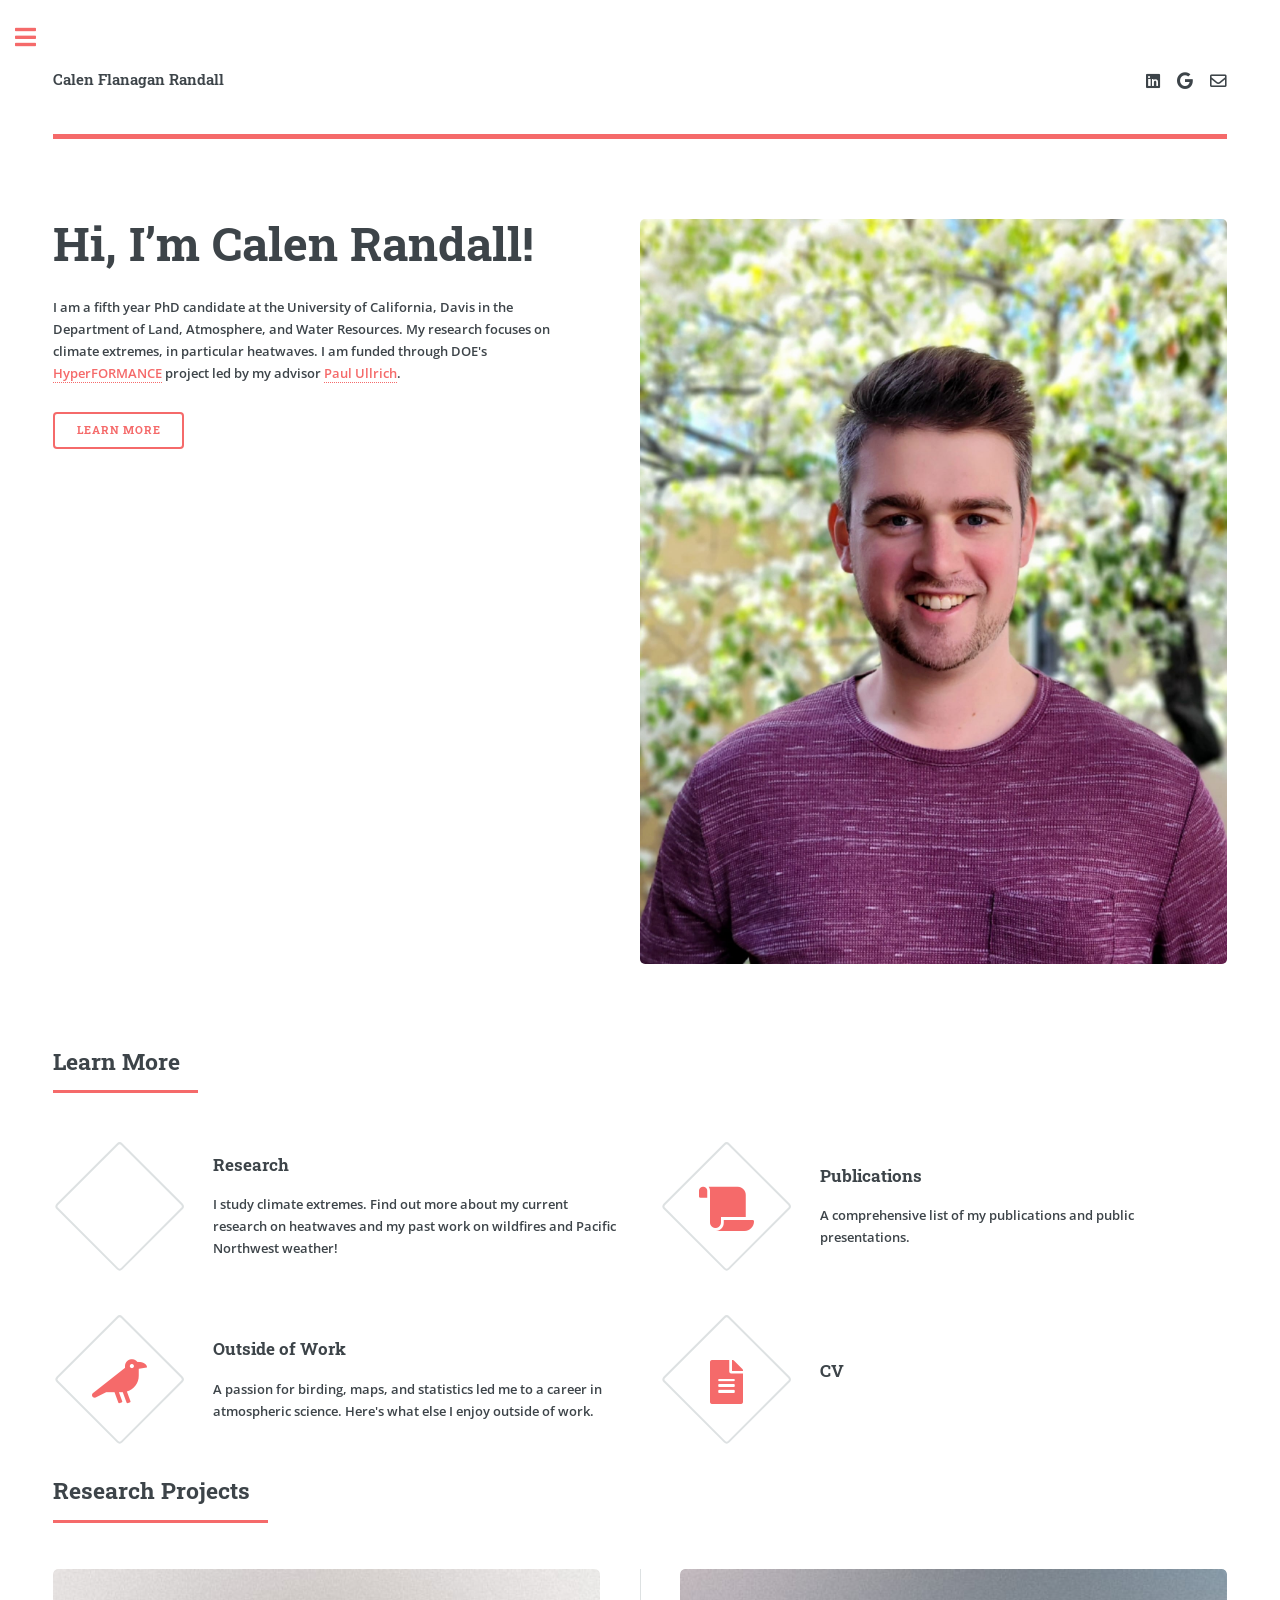
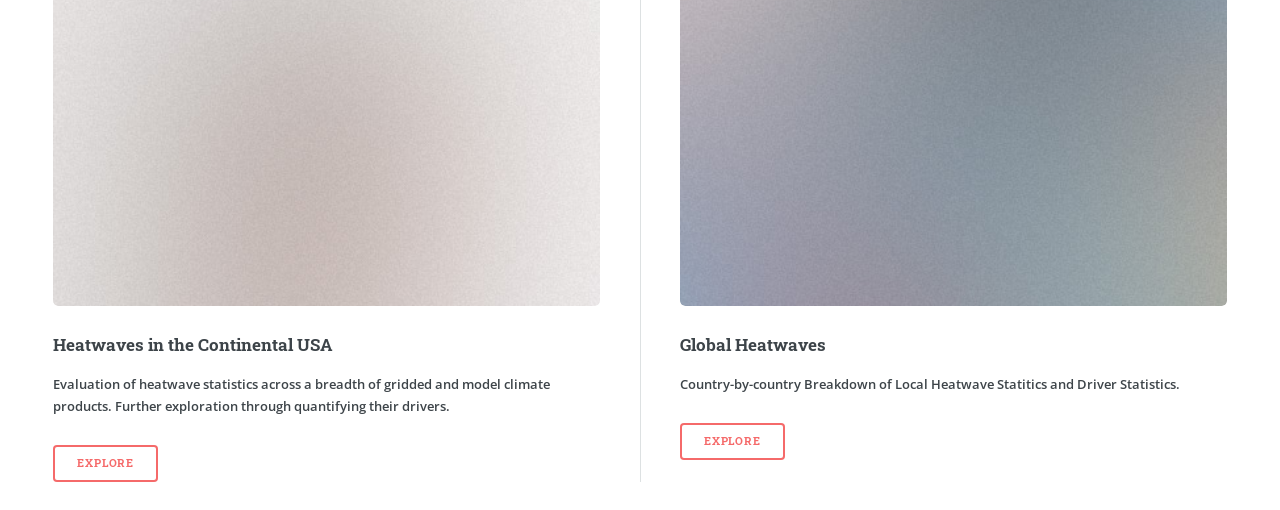
<file: index.html>
<!DOCTYPE HTML>
<!--
	Calen Flanagan Randall
-->
<html>
	<head>
		<title>Calen Flanagan Randall</title>
		<meta charset="utf-8" />
		<meta name="viewport" content="width=device-width, initial-scale=1, user-scalable=no" />
		<link rel="stylesheet" href="assets/css/main.css" />
	</head>
	<body class="is-preload">

		<!-- Wrapper -->
			<div id="wrapper">

				<!-- Main -->
					<div id="main">
						<div class="inner">

							<!-- Header -->
								<header id="header">
									<a href="index.html" class="logo"><strong>Calen Flanagan Randall</a>
										<ul class="icons">
										  <!-- LinkedIn -->
										  <li>
										    <a href="https://www.linkedin.com/in/calen-randall-4a6a5a121/" class="icon brands fa-linkedin" target="_blank">
										      <span class="label">LinkedIn</span>
										    </a>
										  </li>
										
										  <!-- Google Scholar -->
										  <li>
										    <a href="https://scholar.google.com/citations?user=Tl04K30AAAAJ&hl=en&oi=ao" class="icon brands fa-google" target="_blank">
										      <span class="label">Google Scholar</span>
										    </a>
										  </li>
										
										  <!-- Gmail -->
										  <li>
										    <a href="mailto:cfrandall@ucdavis.edu" class="icon fa-envelope" target="_blank">
										      <span class="label">Email</span>
										    </a>
										  </li>
										</ul>
								</header>

							<!-- Banner -->
								<section id="banner">
									<div class="content">
										<header>
											<h1>Hi, I’m Calen Randall!<br />

										</header>
										<p>
										  I am a fifth year PhD candidate at the University of California, Davis in the Department of Land, Atmosphere, and Water Resources. My research focuses on climate extremes, in particular heatwaves. I am funded through DOE's 
										  <a href="https://hyperfacets.ucdavis.edu" target="_blank">HyperFORMANCE</a> project led by my advisor
											<a href="https://climate.ucdavis.edu" target="_blank">Paul Ullrich</a>.
										</p>
										<ul class="actions">
											<li><a href="#" class="button big">Learn More</a></li>
										</ul>
									</div>
									<span class="image object">
										<img src="images/c9d5d6b9-859e-4ee4-bd89-5c98ac299bd4.jpg" alt="Head Shot" width="200" />
									</span>
								</section>

							<!-- Section -->
								<section>
									<header class="major">
										<h2>Learn More</h2>
									</header>
									<div class="features">
										<article>
											<span class="icon fa-thermometer-full"></span>
											<div class="content">
												<h3>Research</h3>
												<p>I study climate extremes. Find out more about my current research on heatwaves and my past work on wildfires and Pacific Northwest weather!</p>
											</div>
										</article>
										<article>
											<span class="icon solid fa-scroll"></span>
											<div class="content">
												<h3>Publications</h3>
												<p>A comprehensive list of my publications and public presentations.</p>
											</div>
										</article>
										<article>
											<span class="icon solid fa-crow"></span>
											<div class="content">
												<h3>Outside of Work</h3>
												<p>A passion for birding, maps, and statistics led me to a career in atmospheric science. Here's what else I enjoy outside of work.</p>
											</div>
										</article>
										<article>
											<span class="icon solid fa-file-alt"></span>
											<div class="content">
												<h3>CV</h3>
												<p></p>
											</div>
										</article>
									</div>
								</section>

							<!-- Section -->
								<section>
									<header class="major">
										<h2>Research Projects</h2>
									</header>
									<div class="posts">
										<article>
											<a href="#" class="image"><img src="images/pic01.jpg" alt="" /></a>
											<h3>Heatwaves in the Continental USA</h3>
											<p>Evaluation of heatwave statistics across a breadth of gridded and model climate products. Further exploration through quantifying their drivers.</p>
											<ul class="actions">
												<li><a href="#" class="button">Explore</a></li>
											</ul>
										</article>
										<article>
											<a href="#" class="image"><img src="images/pic02.jpg" alt="" /></a>
											<h3>Global Heatwaves</h3>
											<p>Country-by-country Breakdown of Local Heatwave Statitics and Driver Statistics.</p>
											<ul class="actions">
												<li><a href="#" class="button">Explore</a></li>
											</ul>
										</article>
									</div>
								</section>

						</div>
					</div>

				<!-- Sidebar -->
					<div id="sidebar">
						<div class="inner">

							<!-- Search -->
								<section id="search" class="alt">
									<form method="post" action="#">
										<input type="text" name="query" id="query" placeholder="Search" />
									</form>
								</section>

							<!-- Menu -->
								<nav id="menu">
									<header class="major">
										<h2>Menu</h2>
									</header>
									<ul>
										<li><a href="index.html">Home</a></li>
										<li><a href="generic.html">About Me</a></li>
										<li><a href="#">Research</a></li>
										<li><a href="elements.html">Publications</a></li>
										<li><a href="#">CV</a></li>
										<li>
											<span class="opener">Explore My Projects</span>
											<ul>
												<li><a href="#">Heatwaves</a></li>
												<li><a href="#">PNW Wildfires</a></li>
											</ul>
										</li>
										<li><a href="#">Outside of Work</a></li>
									</ul>
								</nav>

							<!-- Section -->
								<section>
									<header class="major">
										<h2>Get in touch</h2>
									</header>
									<ul class="contact">
										<li class="icon solid fa-envelope"><a href="#">cfrandall@ucdavis.edu</a></li>
									</ul>
								</section>

							<!-- Footer -->
								<footer id="footer">
									<p class="copyright">&copy; Untitled. All rights reserved. Demo Images: <a href="https://unsplash.com">Unsplash</a>. Design: <a href="https://html5up.net">HTML5 UP</a>.</p>
								</footer>

						</div>
					</div>

			</div>

		<!-- Scripts -->
			<script src="assets/js/jquery.min.js"></script>
			<script src="assets/js/browser.min.js"></script>
			<script src="assets/js/breakpoints.min.js"></script>
			<script src="assets/js/util.js"></script>
			<script src="assets/js/main.js"></script>

	</body>

</html>
</file>
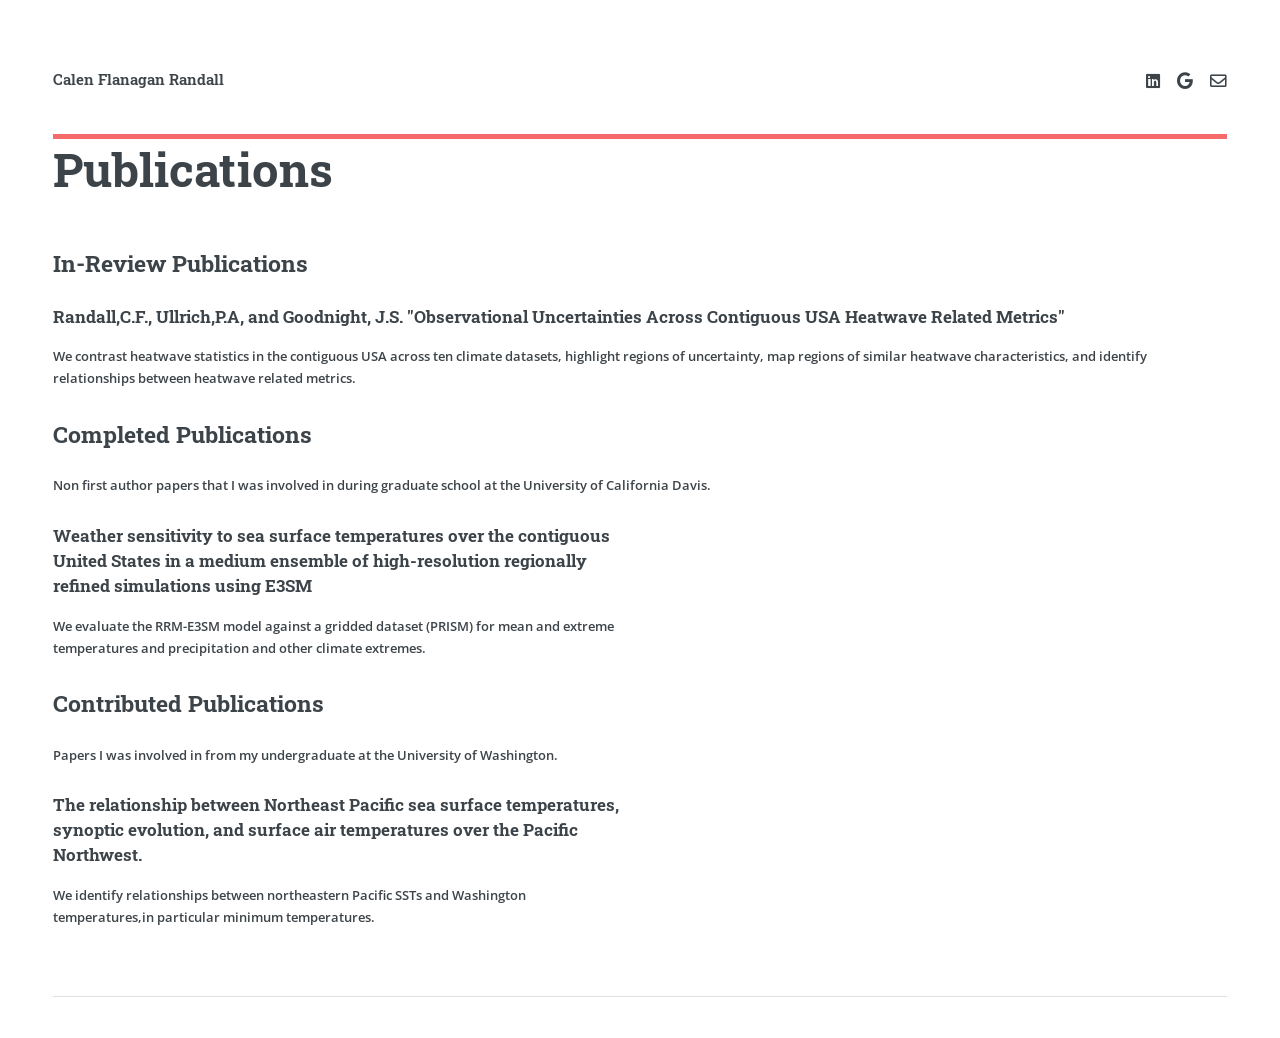
<file: elements.html>
<!DOCTYPE HTML>
<!--
	Editorial by HTML5 UP
	html5up.net | @ajlkn
	Free for personal and commercial use under the CCA 3.0 license (html5up.net/license)
-->
<html>
	<head>
		<title>Publications and Presentations</title>
		<meta charset="utf-8" />
		<meta name="viewport" content="width=device-width, initial-scale=1, user-scalable=no" />
		<link rel="stylesheet" href="assets/css/main.css" />
	</head>
	<body class="is-preload">

		<!-- Wrapper -->
			<div id="wrapper">
				<!-- Sidebar -->
					<div id="sidebar">
						<div class="inner">

							<!-- Search -->
								<section id="search" class="alt">
									<form method="post" action="#">
										<input type="text" name="query" id="query" placeholder="Search" />
									</form>
								</section>

							<!-- Menu -->
								<nav id="menu">
									<header class="major">
										<h2>Menu</h2>
									</header>
									<ul>
										<li><a href="index.html">Home</a></li>
										<li><a href="generic.html">About Me</a></li>
										<li><a href="#">Research</a></li>
										<li><a href="elements.html">Publications</a></li>
										<li><a href="#">CV</a></li>
										<li>
											<span class="opener">Explore My Projects</span>
											<ul>
												<li><a href="#">Heatwaves</a></li>
												<li><a href="#">PNW Wildfires</a></li>
											</ul>
										</li>
										<li><a href="#">Outside of Work</a></li>
									</ul>
								</nav>
							
							<!-- Section -->
								<section>
									<header class="major">
										<h2>Get in touch</h2>
									</header>
									<ul class="contact">
										<li class="icon solid fa-envelope"><a href="#">cfrandall@ucdavis.edu</a></li>
									</ul>
								</section>

							<!-- Footer -->
								<footer id="footer">
									<p class="copyright">&copy; Untitled. All rights reserved. Demo Images: <a href="https://unsplash.com">Unsplash</a>. Design: <a href="https://html5up.net">HTML5 UP</a>.</p>
								</footer>

						</div>
					</div>
				
				<!-- Main -->
					<div id="main">
						<div class="inner">

							<!-- Header -->
								<header id="header">
									<a href="index.html" class="logo"><strong>Calen Flanagan Randall</a>
										<ul class="icons">
										  <!-- LinkedIn -->
										  <li>
										    <a href="https://www.linkedin.com/in/calen-randall-4a6a5a121/" class="icon brands fa-linkedin" target="_blank">
										      <span class="label">LinkedIn</span>
										    </a>
										  </li>
										
										  <!-- Google Scholar -->
										  <li>
										    <a href="https://scholar.google.com/citations?user=Tl04K30AAAAJ&hl=en&oi=ao" class="icon brands fa-google" target="_blank">
										      <span class="label">Google Scholar</span>
										    </a>
										  </li>
										
										  <!-- Gmail -->
										  <li>
										    <a href="mailto:cfrandall@ucdavis.edu" class="icon fa-envelope" target="_blank">
										      <span class="label">Email</span>
										    </a>
										  </li>
										</ul>
								</header>

							<!-- Content -->
								<section>
									<header class="main">
										<h1>Publications</h1>
									</header>

									<!-- Content -->
										<h2 id="content">In-Review Publications</h2>
										<div class="row">
											<div class="col-12 col-12-small">
												<h3>Randall,C.F., Ullrich,P.A, and Goodnight, J.S. "Observational Uncertainties Across Contiguous USA Heatwave Related Metrics"</h3>
												<p>We contrast heatwave statistics in the contiguous USA across ten climate datasets, highlight regions of uncertainty, map regions of similar heatwave characteristics, and identify relationships between heatwave related metrics.</p>
											</div>
										</div>

									<!-- Content -->
										<h2 id="content">Completed Publications</h2>
										<p>Non first author papers that I was involved in during graduate school at the University of California Davis.</p>
										<div class="row">
											<div class="col-6 col-12-small">
												<h3>Weather sensitivity to sea surface temperatures over the contiguous United States in a medium ensemble of high-resolution regionally refined simulations using E3SM</h3>
												<p>We evaluate the RRM-E3SM model against a gridded dataset (PRISM) for mean and extreme temperatures and precipitation and other climate extremes.</p>
											</div>
										</div>

									<!-- Content -->
										<h2 id="content">Contributed Publications</h2>
										<p>Papers I was involved in from my undergraduate at the University of Washington.</p>
										<div class="row">
											<div class="col-6 col-12-small">
												<h3>The relationship between Northeast Pacific sea surface temperatures, synoptic evolution, and surface air temperatures over the Pacific Northwest.</h3>
												<p>We identify relationships between northeastern Pacific SSTs and Washington temperatures,in particular minimum temperatures.</p>
											</div>
										</div>
									
									<hr class="major" />



				
	</body>
</html>
</file>
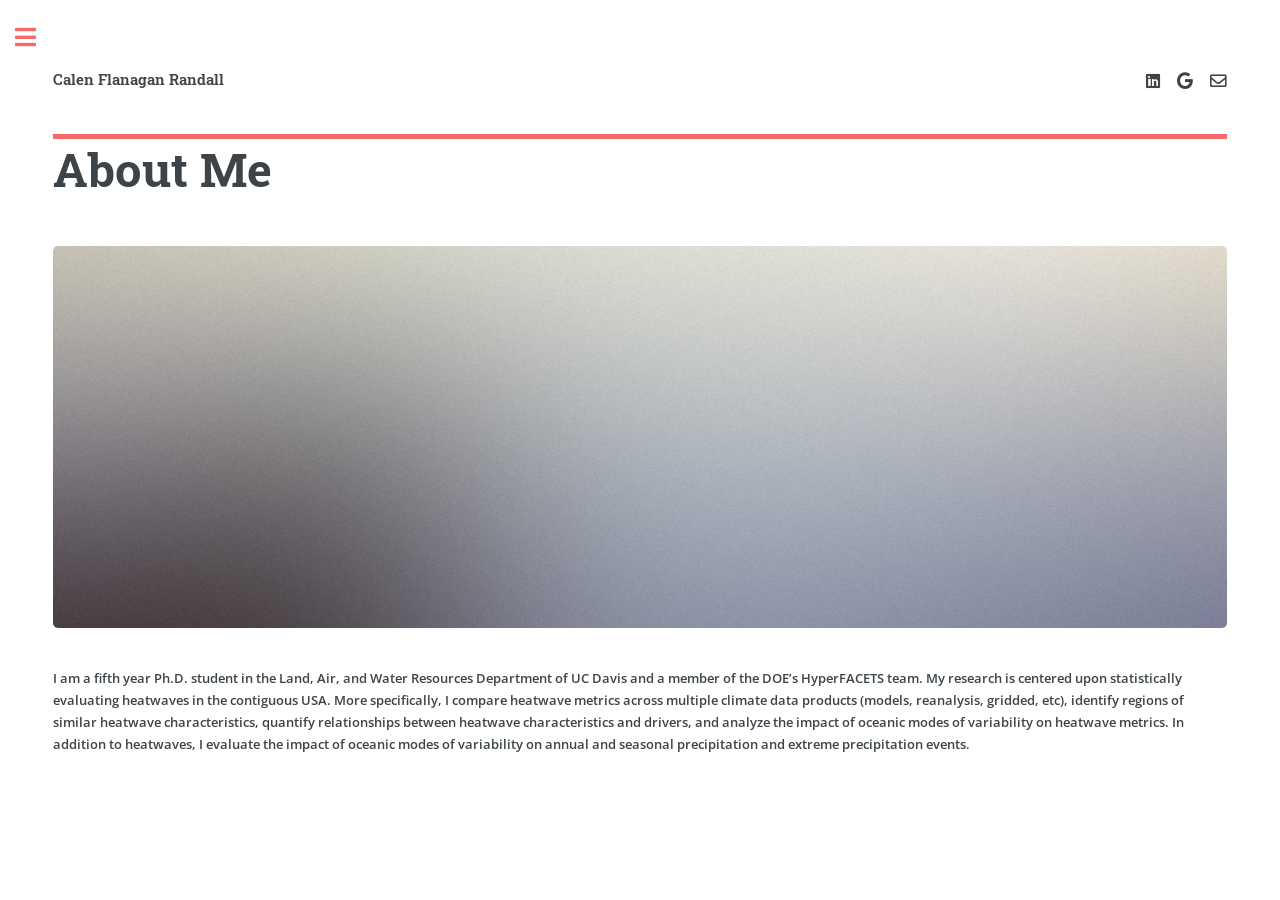
<file: generic.html>
<!DOCTYPE HTML>
<!--
	Editorial by HTML5 UP
	html5up.net | @ajlkn
	Free for personal and commercial use under the CCA 3.0 license (html5up.net/license)
-->
<html>
	<head>
		<title>Generic - Editorial by HTML5 UP</title>
		<meta charset="utf-8" />
		<meta name="viewport" content="width=device-width, initial-scale=1, user-scalable=no" />
		<link rel="stylesheet" href="assets/css/main.css" />
	</head>
	<body class="is-preload">

		<!-- Wrapper -->
			<div id="wrapper">

				<!-- Main -->
					<div id="main">
						<div class="inner">

							<!-- Header -->
								<header id="header">
									<a href="index.html" class="logo"><strong>Calen Flanagan Randall</a>
										<ul class="icons">
										  <!-- LinkedIn -->
										  <li>
										    <a href="https://www.linkedin.com/in/calen-randall-4a6a5a121/" class="icon brands fa-linkedin" target="_blank">
										      <span class="label">LinkedIn</span>
										    </a>
										  </li>
										
										  <!-- Google Scholar -->
										  <li>
										    <a href="https://scholar.google.com/citations?user=Tl04K30AAAAJ&hl=en&oi=ao" class="icon brands fa-google" target="_blank">
										      <span class="label">Google Scholar</span>
										    </a>
										  </li>
										
										  <!-- Gmail -->
										  <li>
										    <a href="mailto:cfrandall@ucdavis.edu" class="icon fa-envelope" target="_blank">
										      <span class="label">Email</span>
										    </a>
										  </li>
										</ul>
								</header>

							<!-- Content -->
								<section>
									<header class="main">
										<h1>About Me</h1>
									</header>

									<span class="image main"><img src="images/pic11.jpg" alt="" /></span>

									<p>I am a fifth year Ph.D. student in the Land, Air, and Water Resources Department of UC Davis and a member of the DOE’s HyperFACETS team. My research is centered upon statistically evaluating heatwaves in the contiguous USA. More specifically, I compare heatwave metrics across multiple climate data products (models, reanalysis, gridded, etc), identify regions of similar heatwave characteristics, quantify relationships between heatwave characteristics and drivers, and analyze the impact of oceanic modes of variability on heatwave metrics. In addition to heatwaves, I evaluate the impact of oceanic modes of variability on annual and seasonal precipitation and extreme precipitation events.</p>
									<p></p>
									<p></p>

								</section>

						</div>
					</div>

				<!-- Sidebar -->
					<div id="sidebar">
						<div class="inner">

							<!-- Search -->
								<section id="search" class="alt">
									<form method="post" action="#">
										<input type="text" name="query" id="query" placeholder="Search" />
									</form>
								</section>

							<!-- Menu -->
								<nav id="menu">
									<header class="major">
										<h2>Menu</h2>
									</header>
									<ul>
										<li><a href="index.html">Home</a></li>
										<li><a href="generic.html">About Me</a></li>
										<li><a href="#">Research</a></li>
										<li><a href="elements.html">Publications</a></li>
										<li><a href="#">CV</a></li>
										<li>
											<span class="opener">Explore My Projects</span>
											<ul>
												<li><a href="#">Heatwaves</a></li>
												<li><a href="#">PNW Wildfires</a></li>
											</ul>
										</li>
										<li><a href="#">Outside of Work</a></li>
									</ul>
								</nav>

							<!-- Section -->
								<section>
									</header>
									<div class="mini-posts">
		
							<!-- Section -->
								<section>
									<header class="major">
										<h2>Get in touch</h2>
									</header>
									<ul class="contact">
										<li class="icon solid fa-envelope"><a href="#">cfrandall@ucdavis.edu</a></li>
									</ul>
								</section>

							<!-- Footer -->
								<footer id="footer">
									<p class="copyright">&copy; Untitled. All rights reserved. Demo Images: <a href="https://unsplash.com">Unsplash</a>. Design: <a href="https://html5up.net">HTML5 UP</a>.</p>
								</footer>

						</div>
					</div>

			</div>

		<!-- Scripts -->
			<script src="assets/js/jquery.min.js"></script>
			<script src="assets/js/browser.min.js"></script>
			<script src="assets/js/breakpoints.min.js"></script>
			<script src="assets/js/util.js"></script>
			<script src="assets/js/main.js"></script>

	</body>
</html>
</file>
<file: assets/css/main.css>
@import url(fontawesome-all.min.css);
@import url("https://fonts.googleapis.com/css?family=Open+Sans:400,600,400italic,600italic|Roboto+Slab:400,700");
/*
	Editorial by HTML5 UP
	html5up.net | @ajlkn
	Free for personal and commercial use under the CCA 3.0 license (html5up.net/license)
*/
html, body, div, span, applet, object,
iframe, h1, h2, h3, h4, h5, h6, p, blockquote,
pre, a, abbr, acronym, address, big, cite,
code, del, dfn, em, img, ins, kbd, q, s, samp,
small, strike, strong, sub, sup, tt, var, b,
u, i, center, dl, dt, dd, ol, ul, li, fieldset,
form, label, legend, table, caption, tbody,
tfoot, thead, tr, th, td, article, aside,
canvas, details, embed, figure, figcaption,
footer, header, hgroup, menu, nav, output, ruby,
section, summary, time, mark, audio, video {
  margin: 0;
  padding: 0;
  border: 0;
  font-size: 100%;
  font: inherit;
  vertical-align: baseline; }

article, aside, details, figcaption, figure,
footer, header, hgroup, menu, nav, section {
  display: block; }

body {
  line-height: 1; }

ol, ul {
  list-style: none; }

blockquote, q {
  quotes: none; }
  blockquote:before, blockquote:after, q:before, q:after {
    content: '';
    content: none; }

table {
  border-collapse: collapse;
  border-spacing: 0; }

body {
  -webkit-text-size-adjust: none; }

mark {
  background-color: transparent;
  color: inherit; }

input::-moz-focus-inner {
  border: 0;
  padding: 0; }

input, select, textarea {
  -moz-appearance: none;
  -webkit-appearance: none;
  -ms-appearance: none;
  appearance: none; }

/* Basic */
@-ms-viewport {
  width: device-width; }

body {
  -ms-overflow-style: scrollbar; }

@media screen and (max-width: 480px) {
  html, body {
    min-width: 320px; } }

html {
  box-sizing: border-box; }

*, *:before, *:after {
  box-sizing: inherit; }

body {
  background: #ffffff; }
  body.is-preload *, body.is-preload *:before, body.is-preload *:after, body.is-resizing *, body.is-resizing *:before, body.is-resizing *:after {
    -moz-animation: none !important;
    -webkit-animation: none !important;
    -ms-animation: none !important;
    animation: none !important;
    -moz-transition: none !important;
    -webkit-transition: none !important;
    -ms-transition: none !important;
    transition: none !important; }

/* Type */
body, input, select, textarea {
  color: #7f888f;
  font-family: "Open Sans", sans-serif;
  font-size: 13pt;
  font-weight: 400;
  line-height: 1.65; }
  @media screen and (max-width: 1680px) {
    body, input, select, textarea {
      font-size: 11pt; } }
  @media screen and (max-width: 1280px) {
    body, input, select, textarea {
      font-size: 10pt; } }
  @media screen and (max-width: 360px) {
    body, input, select, textarea {
      font-size: 9pt; } }

a {
  -moz-transition: color 0.2s ease-in-out, border-bottom-color 0.2s ease-in-out;
  -webkit-transition: color 0.2s ease-in-out, border-bottom-color 0.2s ease-in-out;
  -ms-transition: color 0.2s ease-in-out, border-bottom-color 0.2s ease-in-out;
  transition: color 0.2s ease-in-out, border-bottom-color 0.2s ease-in-out;
  border-bottom: dotted 1px;
  color: #f56a6a;
  text-decoration: none; }
  a:hover {
    border-bottom-color: #f56a6a;
    color: #f56a6a !important; }
    a:hover strong {
      color: inherit; }

strong, b {
  color: #3d4449;
  font-weight: 600; }

em, i {
  font-style: italic; }

p {
  margin: 0 0 2em 0; }

h1, h2, h3, h4, h5, h6 {
  color: #3d4449;
  font-family: "Roboto Slab", serif;
  font-weight: 700;
  line-height: 1.5;
  margin: 0 0 1em 0; }
  h1 a, h2 a, h3 a, h4 a, h5 a, h6 a {
    color: inherit;
    text-decoration: none;
    border-bottom: 0; }

h1 {
  font-size: 4em;
  margin: 0 0 0.5em 0;
  line-height: 1.3; }

h2 {
  font-size: 1.75em; }

h3 {
  font-size: 1.25em; }

h4 {
  font-size: 1.1em; }

h5 {
  font-size: 0.9em; }

h6 {
  font-size: 0.7em; }

@media screen and (max-width: 1680px) {
  h1 {
    font-size: 3.5em; } }

@media screen and (max-width: 980px) {
  h1 {
    font-size: 3.25em; } }

@media screen and (max-width: 736px) {
  h1 {
    font-size: 2em;
    line-height: 1.4; }
  h2 {
    font-size: 1.5em; } }

sub {
  font-size: 0.8em;
  position: relative;
  top: 0.5em; }

sup {
  font-size: 0.8em;
  position: relative;
  top: -0.5em; }

blockquote {
  border-left: solid 3px rgba(210, 215, 217, 0.75);
  font-style: italic;
  margin: 0 0 2em 0;
  padding: 0.5em 0 0.5em 2em; }

code {
  background: rgba(230, 235, 237, 0.25);
  border-radius: 0.375em;
  border: solid 1px rgba(210, 215, 217, 0.75);
  font-family: "Courier New", monospace;
  font-size: 0.9em;
  margin: 0 0.25em;
  padding: 0.25em 0.65em; }

pre {
  -webkit-overflow-scrolling: touch;
  font-family: "Courier New", monospace;
  font-size: 0.9em;
  margin: 0 0 2em 0; }
  pre code {
    display: block;
    line-height: 1.75;
    padding: 1em 1.5em;
    overflow-x: auto; }

hr {
  border: 0;
  border-bottom: solid 1px rgba(210, 215, 217, 0.75);
  margin: 2em 0; }
  hr.major {
    margin: 3em 0; }

.align-left {
  text-align: left; }

.align-center {
  text-align: center; }

.align-right {
  text-align: right; }

/* Row */
.row {
  display: flex;
  flex-wrap: wrap;
  box-sizing: border-box;
  align-items: stretch; }
  .row > * {
    box-sizing: border-box; }
  .row.gtr-uniform > * > :last-child {
    margin-bottom: 0; }
  .row.aln-left {
    justify-content: flex-start; }
  .row.aln-center {
    justify-content: center; }
  .row.aln-right {
    justify-content: flex-end; }
  .row.aln-top {
    align-items: flex-start; }
  .row.aln-middle {
    align-items: center; }
  .row.aln-bottom {
    align-items: flex-end; }
  .row > .imp {
    order: -1; }
  .row > .col-1 {
    width: 8.33333%; }
  .row > .off-1 {
    margin-left: 8.33333%; }
  .row > .col-2 {
    width: 16.66667%; }
  .row > .off-2 {
    margin-left: 16.66667%; }
  .row > .col-3 {
    width: 25%; }
  .row > .off-3 {
    margin-left: 25%; }
  .row > .col-4 {
    width: 33.33333%; }
  .row > .off-4 {
    margin-left: 33.33333%; }
  .row > .col-5 {
    width: 41.66667%; }
  .row > .off-5 {
    margin-left: 41.66667%; }
  .row > .col-6 {
    width: 50%; }
  .row > .off-6 {
    margin-left: 50%; }
  .row > .col-7 {
    width: 58.33333%; }
  .row > .off-7 {
    margin-left: 58.33333%; }
  .row > .col-8 {
    width: 66.66667%; }
  .row > .off-8 {
    margin-left: 66.66667%; }
  .row > .col-9 {
    width: 75%; }
  .row > .off-9 {
    margin-left: 75%; }
  .row > .col-10 {
    width: 83.33333%; }
  .row > .off-10 {
    margin-left: 83.33333%; }
  .row > .col-11 {
    width: 91.66667%; }
  .row > .off-11 {
    margin-left: 91.66667%; }
  .row > .col-12 {
    width: 100%; }
  .row > .off-12 {
    margin-left: 100%; }
  .row.gtr-0 {
    margin-top: 0;
    margin-left: 0em; }
    .row.gtr-0 > * {
      padding: 0 0 0 0em; }
    .row.gtr-0.gtr-uniform {
      margin-top: 0em; }
      .row.gtr-0.gtr-uniform > * {
        padding-top: 0em; }
  .row.gtr-25 {
    margin-top: 0;
    margin-left: -0.375em; }
    .row.gtr-25 > * {
      padding: 0 0 0 0.375em; }
    .row.gtr-25.gtr-uniform {
      margin-top: -0.375em; }
      .row.gtr-25.gtr-uniform > * {
        padding-top: 0.375em; }
  .row.gtr-50 {
    margin-top: 0;
    margin-left: -0.75em; }
    .row.gtr-50 > * {
      padding: 0 0 0 0.75em; }
    .row.gtr-50.gtr-uniform {
      margin-top: -0.75em; }
      .row.gtr-50.gtr-uniform > * {
        padding-top: 0.75em; }
  .row {
    margin-top: 0;
    margin-left: -1.5em; }
    .row > * {
      padding: 0 0 0 1.5em; }
    .row.gtr-uniform {
      margin-top: -1.5em; }
      .row.gtr-uniform > * {
        padding-top: 1.5em; }
  .row.gtr-150 {
    margin-top: 0;
    margin-left: -2.25em; }
    .row.gtr-150 > * {
      padding: 0 0 0 2.25em; }
    .row.gtr-150.gtr-uniform {
      margin-top: -2.25em; }
      .row.gtr-150.gtr-uniform > * {
        padding-top: 2.25em; }
  .row.gtr-200 {
    margin-top: 0;
    margin-left: -3em; }
    .row.gtr-200 > * {
      padding: 0 0 0 3em; }
    .row.gtr-200.gtr-uniform {
      margin-top: -3em; }
      .row.gtr-200.gtr-uniform > * {
        padding-top: 3em; }
  @media screen and (max-width: 1680px) {
    .row {
      display: flex;
      flex-wrap: wrap;
      box-sizing: border-box;
      align-items: stretch; }
      .row > * {
        box-sizing: border-box; }
      .row.gtr-uniform > * > :last-child {
        margin-bottom: 0; }
      .row.aln-left {
        justify-content: flex-start; }
      .row.aln-center {
        justify-content: center; }
      .row.aln-right {
        justify-content: flex-end; }
      .row.aln-top {
        align-items: flex-start; }
      .row.aln-middle {
        align-items: center; }
      .row.aln-bottom {
        align-items: flex-end; }
      .row > .imp-xlarge {
        order: -1; }
      .row > .col-1-xlarge {
        width: 8.33333%; }
      .row > .off-1-xlarge {
        margin-left: 8.33333%; }
      .row > .col-2-xlarge {
        width: 16.66667%; }
      .row > .off-2-xlarge {
        margin-left: 16.66667%; }
      .row > .col-3-xlarge {
        width: 25%; }
      .row > .off-3-xlarge {
        margin-left: 25%; }
      .row > .col-4-xlarge {
        width: 33.33333%; }
      .row > .off-4-xlarge {
        margin-left: 33.33333%; }
      .row > .col-5-xlarge {
        width: 41.66667%; }
      .row > .off-5-xlarge {
        margin-left: 41.66667%; }
      .row > .col-6-xlarge {
        width: 50%; }
      .row > .off-6-xlarge {
        margin-left: 50%; }
      .row > .col-7-xlarge {
        width: 58.33333%; }
      .row > .off-7-xlarge {
        margin-left: 58.33333%; }
      .row > .col-8-xlarge {
        width: 66.66667%; }
      .row > .off-8-xlarge {
        margin-left: 66.66667%; }
      .row > .col-9-xlarge {
        width: 75%; }
      .row > .off-9-xlarge {
        margin-left: 75%; }
      .row > .col-10-xlarge {
        width: 83.33333%; }
      .row > .off-10-xlarge {
        margin-left: 83.33333%; }
      .row > .col-11-xlarge {
        width: 91.66667%; }
      .row > .off-11-xlarge {
        margin-left: 91.66667%; }
      .row > .col-12-xlarge {
        width: 100%; }
      .row > .off-12-xlarge {
        margin-left: 100%; }
      .row.gtr-0 {
        margin-top: 0;
        margin-left: 0em; }
        .row.gtr-0 > * {
          padding: 0 0 0 0em; }
        .row.gtr-0.gtr-uniform {
          margin-top: 0em; }
          .row.gtr-0.gtr-uniform > * {
            padding-top: 0em; }
      .row.gtr-25 {
        margin-top: 0;
        margin-left: -0.375em; }
        .row.gtr-25 > * {
          padding: 0 0 0 0.375em; }
        .row.gtr-25.gtr-uniform {
          margin-top: -0.375em; }
          .row.gtr-25.gtr-uniform > * {
            padding-top: 0.375em; }
      .row.gtr-50 {
        margin-top: 0;
        margin-left: -0.75em; }
        .row.gtr-50 > * {
          padding: 0 0 0 0.75em; }
        .row.gtr-50.gtr-uniform {
          margin-top: -0.75em; }
          .row.gtr-50.gtr-uniform > * {
            padding-top: 0.75em; }
      .row {
        margin-top: 0;
        margin-left: -1.5em; }
        .row > * {
          padding: 0 0 0 1.5em; }
        .row.gtr-uniform {
          margin-top: -1.5em; }
          .row.gtr-uniform > * {
            padding-top: 1.5em; }
      .row.gtr-150 {
        margin-top: 0;
        margin-left: -2.25em; }
        .row.gtr-150 > * {
          padding: 0 0 0 2.25em; }
        .row.gtr-150.gtr-uniform {
          margin-top: -2.25em; }
          .row.gtr-150.gtr-uniform > * {
            padding-top: 2.25em; }
      .row.gtr-200 {
        margin-top: 0;
        margin-left: -3em; }
        .row.gtr-200 > * {
          padding: 0 0 0 3em; }
        .row.gtr-200.gtr-uniform {
          margin-top: -3em; }
          .row.gtr-200.gtr-uniform > * {
            padding-top: 3em; } }
  @media screen and (max-width: 1280px) {
    .row {
      display: flex;
      flex-wrap: wrap;
      box-sizing: border-box;
      align-items: stretch; }
      .row > * {
        box-sizing: border-box; }
      .row.gtr-uniform > * > :last-child {
        margin-bottom: 0; }
      .row.aln-left {
        justify-content: flex-start; }
      .row.aln-center {
        justify-content: center; }
      .row.aln-right {
        justify-content: flex-end; }
      .row.aln-top {
        align-items: flex-start; }
      .row.aln-middle {
        align-items: center; }
      .row.aln-bottom {
        align-items: flex-end; }
      .row > .imp-large {
        order: -1; }
      .row > .col-1-large {
        width: 8.33333%; }
      .row > .off-1-large {
        margin-left: 8.33333%; }
      .row > .col-2-large {
        width: 16.66667%; }
      .row > .off-2-large {
        margin-left: 16.66667%; }
      .row > .col-3-large {
        width: 25%; }
      .row > .off-3-large {
        margin-left: 25%; }
      .row > .col-4-large {
        width: 33.33333%; }
      .row > .off-4-large {
        margin-left: 33.33333%; }
      .row > .col-5-large {
        width: 41.66667%; }
      .row > .off-5-large {
        margin-left: 41.66667%; }
      .row > .col-6-large {
        width: 50%; }
      .row > .off-6-large {
        margin-left: 50%; }
      .row > .col-7-large {
        width: 58.33333%; }
      .row > .off-7-large {
        margin-left: 58.33333%; }
      .row > .col-8-large {
        width: 66.66667%; }
      .row > .off-8-large {
        margin-left: 66.66667%; }
      .row > .col-9-large {
        width: 75%; }
      .row > .off-9-large {
        margin-left: 75%; }
      .row > .col-10-large {
        width: 83.33333%; }
      .row > .off-10-large {
        margin-left: 83.33333%; }
      .row > .col-11-large {
        width: 91.66667%; }
      .row > .off-11-large {
        margin-left: 91.66667%; }
      .row > .col-12-large {
        width: 100%; }
      .row > .off-12-large {
        margin-left: 100%; }
      .row.gtr-0 {
        margin-top: 0;
        margin-left: 0em; }
        .row.gtr-0 > * {
          padding: 0 0 0 0em; }
        .row.gtr-0.gtr-uniform {
          margin-top: 0em; }
          .row.gtr-0.gtr-uniform > * {
            padding-top: 0em; }
      .row.gtr-25 {
        margin-top: 0;
        margin-left: -0.375em; }
        .row.gtr-25 > * {
          padding: 0 0 0 0.375em; }
        .row.gtr-25.gtr-uniform {
          margin-top: -0.375em; }
          .row.gtr-25.gtr-uniform > * {
            padding-top: 0.375em; }
      .row.gtr-50 {
        margin-top: 0;
        margin-left: -0.75em; }
        .row.gtr-50 > * {
          padding: 0 0 0 0.75em; }
        .row.gtr-50.gtr-uniform {
          margin-top: -0.75em; }
          .row.gtr-50.gtr-uniform > * {
            padding-top: 0.75em; }
      .row {
        margin-top: 0;
        margin-left: -1.5em; }
        .row > * {
          padding: 0 0 0 1.5em; }
        .row.gtr-uniform {
          margin-top: -1.5em; }
          .row.gtr-uniform > * {
            padding-top: 1.5em; }
      .row.gtr-150 {
        margin-top: 0;
        margin-left: -2.25em; }
        .row.gtr-150 > * {
          padding: 0 0 0 2.25em; }
        .row.gtr-150.gtr-uniform {
          margin-top: -2.25em; }
          .row.gtr-150.gtr-uniform > * {
            padding-top: 2.25em; }
      .row.gtr-200 {
        margin-top: 0;
        margin-left: -3em; }
        .row.gtr-200 > * {
          padding: 0 0 0 3em; }
        .row.gtr-200.gtr-uniform {
          margin-top: -3em; }
          .row.gtr-200.gtr-uniform > * {
            padding-top: 3em; } }
  @media screen and (max-width: 980px) {
    .row {
      display: flex;
      flex-wrap: wrap;
      box-sizing: border-box;
      align-items: stretch; }
      .row > * {
        box-sizing: border-box; }
      .row.gtr-uniform > * > :last-child {
        margin-bottom: 0; }
      .row.aln-left {
        justify-content: flex-start; }
      .row.aln-center {
        justify-content: center; }
      .row.aln-right {
        justify-content: flex-end; }
      .row.aln-top {
        align-items: flex-start; }
      .row.aln-middle {
        align-items: center; }
      .row.aln-bottom {
        align-items: flex-end; }
      .row > .imp-medium {
        order: -1; }
      .row > .col-1-medium {
        width: 8.33333%; }
      .row > .off-1-medium {
        margin-left: 8.33333%; }
      .row > .col-2-medium {
        width: 16.66667%; }
      .row > .off-2-medium {
        margin-left: 16.66667%; }
      .row > .col-3-medium {
        width: 25%; }
      .row > .off-3-medium {
        margin-left: 25%; }
      .row > .col-4-medium {
        width: 33.33333%; }
      .row > .off-4-medium {
        margin-left: 33.33333%; }
      .row > .col-5-medium {
        width: 41.66667%; }
      .row > .off-5-medium {
        margin-left: 41.66667%; }
      .row > .col-6-medium {
        width: 50%; }
      .row > .off-6-medium {
        margin-left: 50%; }
      .row > .col-7-medium {
        width: 58.33333%; }
      .row > .off-7-medium {
        margin-left: 58.33333%; }
      .row > .col-8-medium {
        width: 66.66667%; }
      .row > .off-8-medium {
        margin-left: 66.66667%; }
      .row > .col-9-medium {
        width: 75%; }
      .row > .off-9-medium {
        margin-left: 75%; }
      .row > .col-10-medium {
        width: 83.33333%; }
      .row > .off-10-medium {
        margin-left: 83.33333%; }
      .row > .col-11-medium {
        width: 91.66667%; }
      .row > .off-11-medium {
        margin-left: 91.66667%; }
      .row > .col-12-medium {
        width: 100%; }
      .row > .off-12-medium {
        margin-left: 100%; }
      .row.gtr-0 {
        margin-top: 0;
        margin-left: 0em; }
        .row.gtr-0 > * {
          padding: 0 0 0 0em; }
        .row.gtr-0.gtr-uniform {
          margin-top: 0em; }
          .row.gtr-0.gtr-uniform > * {
            padding-top: 0em; }
      .row.gtr-25 {
        margin-top: 0;
        margin-left: -0.375em; }
        .row.gtr-25 > * {
          padding: 0 0 0 0.375em; }
        .row.gtr-25.gtr-uniform {
          margin-top: -0.375em; }
          .row.gtr-25.gtr-uniform > * {
            padding-top: 0.375em; }
      .row.gtr-50 {
        margin-top: 0;
        margin-left: -0.75em; }
        .row.gtr-50 > * {
          padding: 0 0 0 0.75em; }
        .row.gtr-50.gtr-uniform {
          margin-top: -0.75em; }
          .row.gtr-50.gtr-uniform > * {
            padding-top: 0.75em; }
      .row {
        margin-top: 0;
        margin-left: -1.5em; }
        .row > * {
          padding: 0 0 0 1.5em; }
        .row.gtr-uniform {
          margin-top: -1.5em; }
          .row.gtr-uniform > * {
            padding-top: 1.5em; }
      .row.gtr-150 {
        margin-top: 0;
        margin-left: -2.25em; }
        .row.gtr-150 > * {
          padding: 0 0 0 2.25em; }
        .row.gtr-150.gtr-uniform {
          margin-top: -2.25em; }
          .row.gtr-150.gtr-uniform > * {
            padding-top: 2.25em; }
      .row.gtr-200 {
        margin-top: 0;
        margin-left: -3em; }
        .row.gtr-200 > * {
          padding: 0 0 0 3em; }
        .row.gtr-200.gtr-uniform {
          margin-top: -3em; }
          .row.gtr-200.gtr-uniform > * {
            padding-top: 3em; } }
  @media screen and (max-width: 736px) {
    .row {
      display: flex;
      flex-wrap: wrap;
      box-sizing: border-box;
      align-items: stretch; }
      .row > * {
        box-sizing: border-box; }
      .row.gtr-uniform > * > :last-child {
        margin-bottom: 0; }
      .row.aln-left {
        justify-content: flex-start; }
      .row.aln-center {
        justify-content: center; }
      .row.aln-right {
        justify-content: flex-end; }
      .row.aln-top {
        align-items: flex-start; }
      .row.aln-middle {
        align-items: center; }
      .row.aln-bottom {
        align-items: flex-end; }
      .row > .imp-small {
        order: -1; }
      .row > .col-1-small {
        width: 8.33333%; }
      .row > .off-1-small {
        margin-left: 8.33333%; }
      .row > .col-2-small {
        width: 16.66667%; }
      .row > .off-2-small {
        margin-left: 16.66667%; }
      .row > .col-3-small {
        width: 25%; }
      .row > .off-3-small {
        margin-left: 25%; }
      .row > .col-4-small {
        width: 33.33333%; }
      .row > .off-4-small {
        margin-left: 33.33333%; }
      .row > .col-5-small {
        width: 41.66667%; }
      .row > .off-5-small {
        margin-left: 41.66667%; }
      .row > .col-6-small {
        width: 50%; }
      .row > .off-6-small {
        margin-left: 50%; }
      .row > .col-7-small {
        width: 58.33333%; }
      .row > .off-7-small {
        margin-left: 58.33333%; }
      .row > .col-8-small {
        width: 66.66667%; }
      .row > .off-8-small {
        margin-left: 66.66667%; }
      .row > .col-9-small {
        width: 75%; }
      .row > .off-9-small {
        margin-left: 75%; }
      .row > .col-10-small {
        width: 83.33333%; }
      .row > .off-10-small {
        margin-left: 83.33333%; }
      .row > .col-11-small {
        width: 91.66667%; }
      .row > .off-11-small {
        margin-left: 91.66667%; }
      .row > .col-12-small {
        width: 100%; }
      .row > .off-12-small {
        margin-left: 100%; }
      .row.gtr-0 {
        margin-top: 0;
        margin-left: 0em; }
        .row.gtr-0 > * {
          padding: 0 0 0 0em; }
        .row.gtr-0.gtr-uniform {
          margin-top: 0em; }
          .row.gtr-0.gtr-uniform > * {
            padding-top: 0em; }
      .row.gtr-25 {
        margin-top: 0;
        margin-left: -0.375em; }
        .row.gtr-25 > * {
          padding: 0 0 0 0.375em; }
        .row.gtr-25.gtr-uniform {
          margin-top: -0.375em; }
          .row.gtr-25.gtr-uniform > * {
            padding-top: 0.375em; }
      .row.gtr-50 {
        margin-top: 0;
        margin-left: -0.75em; }
        .row.gtr-50 > * {
          padding: 0 0 0 0.75em; }
        .row.gtr-50.gtr-uniform {
          margin-top: -0.75em; }
          .row.gtr-50.gtr-uniform > * {
            padding-top: 0.75em; }
      .row {
        margin-top: 0;
        margin-left: -1.5em; }
        .row > * {
          padding: 0 0 0 1.5em; }
        .row.gtr-uniform {
          margin-top: -1.5em; }
          .row.gtr-uniform > * {
            padding-top: 1.5em; }
      .row.gtr-150 {
        margin-top: 0;
        margin-left: -2.25em; }
        .row.gtr-150 > * {
          padding: 0 0 0 2.25em; }
        .row.gtr-150.gtr-uniform {
          margin-top: -2.25em; }
          .row.gtr-150.gtr-uniform > * {
            padding-top: 2.25em; }
      .row.gtr-200 {
        margin-top: 0;
        margin-left: -3em; }
        .row.gtr-200 > * {
          padding: 0 0 0 3em; }
        .row.gtr-200.gtr-uniform {
          margin-top: -3em; }
          .row.gtr-200.gtr-uniform > * {
            padding-top: 3em; } }
  @media screen and (max-width: 480px) {
    .row {
      display: flex;
      flex-wrap: wrap;
      box-sizing: border-box;
      align-items: stretch; }
      .row > * {
        box-sizing: border-box; }
      .row.gtr-uniform > * > :last-child {
        margin-bottom: 0; }
      .row.aln-left {
        justify-content: flex-start; }
      .row.aln-center {
        justify-content: center; }
      .row.aln-right {
        justify-content: flex-end; }
      .row.aln-top {
        align-items: flex-start; }
      .row.aln-middle {
        align-items: center; }
      .row.aln-bottom {
        align-items: flex-end; }
      .row > .imp-xsmall {
        order: -1; }
      .row > .col-1-xsmall {
        width: 8.33333%; }
      .row > .off-1-xsmall {
        margin-left: 8.33333%; }
      .row > .col-2-xsmall {
        width: 16.66667%; }
      .row > .off-2-xsmall {
        margin-left: 16.66667%; }
      .row > .col-3-xsmall {
        width: 25%; }
      .row > .off-3-xsmall {
        margin-left: 25%; }
      .row > .col-4-xsmall {
        width: 33.33333%; }
      .row > .off-4-xsmall {
        margin-left: 33.33333%; }
      .row > .col-5-xsmall {
        width: 41.66667%; }
      .row > .off-5-xsmall {
        margin-left: 41.66667%; }
      .row > .col-6-xsmall {
        width: 50%; }
      .row > .off-6-xsmall {
        margin-left: 50%; }
      .row > .col-7-xsmall {
        width: 58.33333%; }
      .row > .off-7-xsmall {
        margin-left: 58.33333%; }
      .row > .col-8-xsmall {
        width: 66.66667%; }
      .row > .off-8-xsmall {
        margin-left: 66.66667%; }
      .row > .col-9-xsmall {
        width: 75%; }
      .row > .off-9-xsmall {
        margin-left: 75%; }
      .row > .col-10-xsmall {
        width: 83.33333%; }
      .row > .off-10-xsmall {
        margin-left: 83.33333%; }
      .row > .col-11-xsmall {
        width: 91.66667%; }
      .row > .off-11-xsmall {
        margin-left: 91.66667%; }
      .row > .col-12-xsmall {
        width: 100%; }
      .row > .off-12-xsmall {
        margin-left: 100%; }
      .row.gtr-0 {
        margin-top: 0;
        margin-left: 0em; }
        .row.gtr-0 > * {
          padding: 0 0 0 0em; }
        .row.gtr-0.gtr-uniform {
          margin-top: 0em; }
          .row.gtr-0.gtr-uniform > * {
            padding-top: 0em; }
      .row.gtr-25 {
        margin-top: 0;
        margin-left: -0.375em; }
        .row.gtr-25 > * {
          padding: 0 0 0 0.375em; }
        .row.gtr-25.gtr-uniform {
          margin-top: -0.375em; }
          .row.gtr-25.gtr-uniform > * {
            padding-top: 0.375em; }
      .row.gtr-50 {
        margin-top: 0;
        margin-left: -0.75em; }
        .row.gtr-50 > * {
          padding: 0 0 0 0.75em; }
        .row.gtr-50.gtr-uniform {
          margin-top: -0.75em; }
          .row.gtr-50.gtr-uniform > * {
            padding-top: 0.75em; }
      .row {
        margin-top: 0;
        margin-left: -1.5em; }
        .row > * {
          padding: 0 0 0 1.5em; }
        .row.gtr-uniform {
          margin-top: -1.5em; }
          .row.gtr-uniform > * {
            padding-top: 1.5em; }
      .row.gtr-150 {
        margin-top: 0;
        margin-left: -2.25em; }
        .row.gtr-150 > * {
          padding: 0 0 0 2.25em; }
        .row.gtr-150.gtr-uniform {
          margin-top: -2.25em; }
          .row.gtr-150.gtr-uniform > * {
            padding-top: 2.25em; }
      .row.gtr-200 {
        margin-top: 0;
        margin-left: -3em; }
        .row.gtr-200 > * {
          padding: 0 0 0 3em; }
        .row.gtr-200.gtr-uniform {
          margin-top: -3em; }
          .row.gtr-200.gtr-uniform > * {
            padding-top: 3em; } }

/* Section/Article */
section.special, article.special {
  text-align: center; }

header p {
  font-family: "Roboto Slab", serif;
  font-size: 1em;
  font-weight: 400;
  letter-spacing: 0.075em;
  margin-top: -0.5em;
  text-transform: uppercase; }

header.major > :last-child {
  border-bottom: solid 3px #f56a6a;
  display: inline-block;
  margin: 0 0 2em 0;
  padding: 0 0.75em 0.5em 0; }

header.main > :last-child {
  margin: 0 0 1em 0; }

/* Form */
form {
  margin: 0 0 2em 0; }

label {
  color: #3d4449;
  display: block;
  font-size: 0.9em;
  font-weight: 600;
  margin: 0 0 1em 0; }

input[type="text"],
input[type="password"],
input[type="email"],
input[type="tel"],
input[type="search"],
input[type="url"],
select,
textarea {
  -moz-appearance: none;
  -webkit-appearance: none;
  -ms-appearance: none;
  appearance: none;
  background: #ffffff;
  border-radius: 0.375em;
  border: none;
  border: solid 1px rgba(210, 215, 217, 0.75);
  color: inherit;
  display: block;
  outline: 0;
  padding: 0 1em;
  text-decoration: none;
  width: 100%; }
  input[type="text"]:invalid,
  input[type="password"]:invalid,
  input[type="email"]:invalid,
  input[type="tel"]:invalid,
  input[type="search"]:invalid,
  input[type="url"]:invalid,
  select:invalid,
  textarea:invalid {
    box-shadow: none; }
  input[type="text"]:focus,
  input[type="password"]:focus,
  input[type="email"]:focus,
  input[type="tel"]:focus,
  input[type="search"]:focus,
  input[type="url"]:focus,
  select:focus,
  textarea:focus {
    border-color: #f56a6a;
    box-shadow: 0 0 0 1px #f56a6a; }

select {
  background-image: url("data:image/svg+xml;charset=utf8,%3Csvg xmlns='http://www.w3.org/2000/svg' width='40' height='40' preserveAspectRatio='none' viewBox='0 0 40 40'%3E%3Cpath d='M9.4,12.3l10.4,10.4l10.4-10.4c0.2-0.2,0.5-0.4,0.9-0.4c0.3,0,0.6,0.1,0.9,0.4l3.3,3.3c0.2,0.2,0.4,0.5,0.4,0.9 c0,0.4-0.1,0.6-0.4,0.9L20.7,31.9c-0.2,0.2-0.5,0.4-0.9,0.4c-0.3,0-0.6-0.1-0.9-0.4L4.3,17.3c-0.2-0.2-0.4-0.5-0.4-0.9 c0-0.4,0.1-0.6,0.4-0.9l3.3-3.3c0.2-0.2,0.5-0.4,0.9-0.4S9.1,12.1,9.4,12.3z' fill='rgba(210, 215, 217, 0.75)' /%3E%3C/svg%3E");
  background-size: 1.25em;
  background-repeat: no-repeat;
  background-position: calc(100% - 1em) center;
  height: 2.75em;
  padding-right: 2.75em;
  text-overflow: ellipsis; }
  select option {
    color: #3d4449;
    background: #ffffff; }
  select:focus::-ms-value {
    background-color: transparent; }
  select::-ms-expand {
    display: none; }

input[type="text"],
input[type="password"],
input[type="email"],
input[type="tel"],
input[type="search"],
input[type="url"],
select {
  height: 2.75em; }

textarea {
  padding: 0.75em 1em; }

input[type="checkbox"],
input[type="radio"] {
  -moz-appearance: none;
  -webkit-appearance: none;
  -ms-appearance: none;
  appearance: none;
  display: block;
  float: left;
  margin-right: -2em;
  opacity: 0;
  width: 1em;
  z-index: -1; }
  input[type="checkbox"] + label,
  input[type="radio"] + label {
    text-decoration: none;
    color: #7f888f;
    cursor: pointer;
    display: inline-block;
    font-size: 1em;
    font-weight: 400;
    padding-left: 2.4em;
    padding-right: 0.75em;
    position: relative; }
    input[type="checkbox"] + label:before,
    input[type="radio"] + label:before {
      -moz-osx-font-smoothing: grayscale;
      -webkit-font-smoothing: antialiased;
      display: inline-block;
      font-style: normal;
      font-variant: normal;
      text-rendering: auto;
      line-height: 1;
      text-transform: none !important;
      font-family: 'Font Awesome 5 Free';
      font-weight: 900; }
    input[type="checkbox"] + label:before,
    input[type="radio"] + label:before {
      background: #ffffff;
      border-radius: 0.375em;
      border: solid 1px rgba(210, 215, 217, 0.75);
      content: '';
      display: inline-block;
      font-size: 0.8em;
      height: 2.0625em;
      left: 0;
      line-height: 2.0625em;
      position: absolute;
      text-align: center;
      top: 0;
      width: 2.0625em; }
  input[type="checkbox"]:checked + label:before,
  input[type="radio"]:checked + label:before {
    background: #3d4449;
    border-color: #3d4449;
    color: #ffffff;
    content: '\f00c'; }
  input[type="checkbox"]:focus + label:before,
  input[type="radio"]:focus + label:before {
    border-color: #f56a6a;
    box-shadow: 0 0 0 1px #f56a6a; }

input[type="checkbox"] + label:before {
  border-radius: 0.375em; }

input[type="radio"] + label:before {
  border-radius: 100%; }

::-webkit-input-placeholder {
  color: #9fa3a6 !important;
  opacity: 1.0; }

:-moz-placeholder {
  color: #9fa3a6 !important;
  opacity: 1.0; }

::-moz-placeholder {
  color: #9fa3a6 !important;
  opacity: 1.0; }

:-ms-input-placeholder {
  color: #9fa3a6 !important;
  opacity: 1.0; }

/* Box */
.box {
  border-radius: 0.375em;
  border: solid 1px rgba(210, 215, 217, 0.75);
  margin-bottom: 2em;
  padding: 1.5em; }
  .box > :last-child,
  .box > :last-child > :last-child,
  .box > :last-child > :last-child > :last-child {
    margin-bottom: 0; }
  .box.alt {
    border: 0;
    border-radius: 0;
    padding: 0; }

/* Icon */
.icon {
  text-decoration: none;
  border-bottom: none;
  position: relative; }
  .icon:before {
    -moz-osx-font-smoothing: grayscale;
    -webkit-font-smoothing: antialiased;
    display: inline-block;
    font-style: normal;
    font-variant: normal;
    text-rendering: auto;
    line-height: 1;
    text-transform: none !important;
    font-family: 'Font Awesome 5 Free';
    font-weight: 400; }
  .icon > .label {
    display: none; }
  .icon:before {
    line-height: inherit; }
  .icon.solid:before {
    font-weight: 900; }
  .icon.brands:before {
    font-family: 'Font Awesome 5 Brands'; }

/* Image */
.image {
  border-radius: 0.375em;
  border: 0;
  display: inline-block;
  position: relative; }
  .image img {
    border-radius: 0.375em;
    display: block; }
  .image.left, .image.right {
    max-width: 40%; }
    .image.left img, .image.right img {
      width: 100%; }
  .image.left {
    float: left;
    padding: 0 1.5em 1em 0;
    top: 0.25em; }
  .image.right {
    float: right;
    padding: 0 0 1em 1.5em;
    top: 0.25em; }
  .image.fit {
    display: block;
    margin: 0 0 2em 0;
    width: 100%; }
    .image.fit img {
      width: 100%; }
  .image.main {
    display: block;
    margin: 0 0 3em 0;
    width: 100%; }
    .image.main img {
      width: 100%; }

a.image {
  overflow: hidden; }
  a.image img {
    -moz-transition: -moz-transform 0.2s ease;
    -webkit-transition: -webkit-transform 0.2s ease;
    -ms-transition: -ms-transform 0.2s ease;
    transition: transform 0.2s ease; }
  a.image:hover img {
    -moz-transform: scale(1.075);
    -webkit-transform: scale(1.075);
    -ms-transform: scale(1.075);
    transform: scale(1.075); }

/* List */
ol {
  list-style: decimal;
  margin: 0 0 2em 0;
  padding-left: 1.25em; }
  ol li {
    padding-left: 0.25em; }

ul {
  list-style: disc;
  margin: 0 0 2em 0;
  padding-left: 1em; }
  ul li {
    padding-left: 0.5em; }
  ul.alt {
    list-style: none;
    padding-left: 0; }
    ul.alt li {
      border-top: solid 1px rgba(210, 215, 217, 0.75);
      padding: 0.5em 0; }
      ul.alt li:first-child {
        border-top: 0;
        padding-top: 0; }

dl {
  margin: 0 0 2em 0; }
  dl dt {
    display: block;
    font-weight: 600;
    margin: 0 0 1em 0; }
  dl dd {
    margin-left: 2em; }

/* Actions */
ul.actions {
  display: -moz-flex;
  display: -webkit-flex;
  display: -ms-flex;
  display: flex;
  cursor: default;
  list-style: none;
  margin-left: -1em;
  padding-left: 0; }
  ul.actions li {
    padding: 0 0 0 1em;
    vertical-align: middle; }
  ul.actions.special {
    -moz-justify-content: center;
    -webkit-justify-content: center;
    -ms-justify-content: center;
    justify-content: center;
    width: 100%;
    margin-left: 0; }
    ul.actions.special li:first-child {
      padding-left: 0; }
  ul.actions.stacked {
    -moz-flex-direction: column;
    -webkit-flex-direction: column;
    -ms-flex-direction: column;
    flex-direction: column;
    margin-left: 0; }
    ul.actions.stacked li {
      padding: 1.3em 0 0 0; }
      ul.actions.stacked li:first-child {
        padding-top: 0; }
  ul.actions.fit {
    width: calc(100% + 1em); }
    ul.actions.fit li {
      -moz-flex-grow: 1;
      -webkit-flex-grow: 1;
      -ms-flex-grow: 1;
      flex-grow: 1;
      -moz-flex-shrink: 1;
      -webkit-flex-shrink: 1;
      -ms-flex-shrink: 1;
      flex-shrink: 1;
      width: 100%; }
      ul.actions.fit li > * {
        width: 100%; }
    ul.actions.fit.stacked {
      width: 100%; }

/* Icons */
ul.icons {
  cursor: default;
  list-style: none;
  padding-left: 0; }
  ul.icons li {
    display: inline-block;
    padding: 0 1em 0 0; }
    ul.icons li:last-child {
      padding-right: 0; }
    ul.icons li .icon {
      color: inherit; }
      ul.icons li .icon:before {
        font-size: 1.25em; }

/* Contact */
ul.contact {
  list-style: none;
  padding: 0; }
  ul.contact li {
    text-decoration: none;
    border-top: solid 1px rgba(210, 215, 217, 0.75);
    margin: 1.5em 0 0 0;
    padding: 1.5em 0 0 3em;
    position: relative; }
    ul.contact li:before {
      -moz-osx-font-smoothing: grayscale;
      -webkit-font-smoothing: antialiased;
      display: inline-block;
      font-style: normal;
      font-variant: normal;
      text-rendering: auto;
      line-height: 1;
      text-transform: none !important;
      font-family: 'Font Awesome 5 Free';
      font-weight: 400; }
    ul.contact li:before {
      color: #f56a6a;
      display: inline-block;
      font-size: 1.5em;
      height: 1.125em;
      left: 0;
      line-height: 1.125em;
      position: absolute;
      text-align: center;
      top: 1em;
      width: 1.5em; }
    ul.contact li:first-child {
      border-top: 0;
      margin-top: 0;
      padding-top: 0; }
      ul.contact li:first-child:before {
        top: 0; }
    ul.contact li a {
      color: inherit; }

/* Pagination */
ul.pagination {
  cursor: default;
  list-style: none;
  padding-left: 0; }
  ul.pagination li {
    display: inline-block;
    padding-left: 0;
    vertical-align: middle; }
    ul.pagination li > .page {
      -moz-transition: background-color 0.2s ease-in-out, color 0.2s ease-in-out;
      -webkit-transition: background-color 0.2s ease-in-out, color 0.2s ease-in-out;
      -ms-transition: background-color 0.2s ease-in-out, color 0.2s ease-in-out;
      transition: background-color 0.2s ease-in-out, color 0.2s ease-in-out;
      border-bottom: 0;
      border-radius: 0.375em;
      display: inline-block;
      font-size: 0.8em;
      font-weight: 600;
      height: 2em;
      line-height: 2em;
      margin: 0 0.125em;
      min-width: 2em;
      padding: 0 0.5em;
      text-align: center; }
      ul.pagination li > .page.active {
        background-color: #f56a6a;
        color: #ffffff !important; }
        ul.pagination li > .page.active:hover {
          background-color: #f67878; }
        ul.pagination li > .page.active:active {
          background-color: #f45c5c; }
    ul.pagination li:first-child {
      padding-right: 0.75em; }
    ul.pagination li:last-child {
      padding-left: 0.75em; }
  @media screen and (max-width: 480px) {
    ul.pagination li:nth-child(n+2):nth-last-child(n+2) {
      display: none; }
    ul.pagination li:first-child {
      padding-right: 0; } }

/* Table */
.table-wrapper {
  -webkit-overflow-scrolling: touch;
  overflow-x: auto; }

table {
  margin: 0 0 2em 0;
  width: 100%; }
  table tbody tr {
    border: solid 1px rgba(210, 215, 217, 0.75);
    border-left: 0;
    border-right: 0; }
    table tbody tr:nth-child(2n + 1) {
      background-color: rgba(230, 235, 237, 0.25); }
  table td {
    padding: 0.75em 0.75em; }
  table th {
    color: #3d4449;
    font-size: 0.9em;
    font-weight: 600;
    padding: 0 0.75em 0.75em 0.75em;
    text-align: left; }
  table thead {
    border-bottom: solid 2px rgba(210, 215, 217, 0.75); }
  table tfoot {
    border-top: solid 2px rgba(210, 215, 217, 0.75); }
  table.alt {
    border-collapse: separate; }
    table.alt tbody tr td {
      border: solid 1px rgba(210, 215, 217, 0.75);
      border-left-width: 0;
      border-top-width: 0; }
      table.alt tbody tr td:first-child {
        border-left-width: 1px; }
    table.alt tbody tr:first-child td {
      border-top-width: 1px; }
    table.alt thead {
      border-bottom: 0; }
    table.alt tfoot {
      border-top: 0; }

/* Button */
input[type="submit"],
input[type="reset"],
input[type="button"],
button,
.button {
  -moz-appearance: none;
  -webkit-appearance: none;
  -ms-appearance: none;
  appearance: none;
  -moz-transition: background-color 0.2s ease-in-out, color 0.2s ease-in-out;
  -webkit-transition: background-color 0.2s ease-in-out, color 0.2s ease-in-out;
  -ms-transition: background-color 0.2s ease-in-out, color 0.2s ease-in-out;
  transition: background-color 0.2s ease-in-out, color 0.2s ease-in-out;
  background-color: transparent;
  border-radius: 0.375em;
  border: 0;
  box-shadow: inset 0 0 0 2px #f56a6a;
  color: #f56a6a !important;
  cursor: pointer;
  display: inline-block;
  font-family: "Roboto Slab", serif;
  font-size: 0.8em;
  font-weight: 700;
  height: 3.5em;
  letter-spacing: 0.075em;
  line-height: 3.5em;
  padding: 0 2.25em;
  text-align: center;
  text-decoration: none;
  text-transform: uppercase;
  white-space: nowrap; }
  input[type="submit"]:hover,
  input[type="reset"]:hover,
  input[type="button"]:hover,
  button:hover,
  .button:hover {
    background-color: rgba(245, 106, 106, 0.05); }
  input[type="submit"]:active,
  input[type="reset"]:active,
  input[type="button"]:active,
  button:active,
  .button:active {
    background-color: rgba(245, 106, 106, 0.15); }
  input[type="submit"].icon:before,
  input[type="reset"].icon:before,
  input[type="button"].icon:before,
  button.icon:before,
  .button.icon:before {
    margin-right: 0.5em; }
  input[type="submit"].fit,
  input[type="reset"].fit,
  input[type="button"].fit,
  button.fit,
  .button.fit {
    width: 100%; }
  input[type="submit"].small,
  input[type="reset"].small,
  input[type="button"].small,
  button.small,
  .button.small {
    font-size: 0.6em; }
  input[type="submit"].large,
  input[type="reset"].large,
  input[type="button"].large,
  button.large,
  .button.large {
    font-size: 1em;
    height: 3.65em;
    line-height: 3.65em; }
  input[type="submit"].primary,
  input[type="reset"].primary,
  input[type="button"].primary,
  button.primary,
  .button.primary {
    background-color: #f56a6a;
    box-shadow: none;
    color: #ffffff !important; }
    input[type="submit"].primary:hover,
    input[type="reset"].primary:hover,
    input[type="button"].primary:hover,
    button.primary:hover,
    .button.primary:hover {
      background-color: #f67878; }
    input[type="submit"].primary:active,
    input[type="reset"].primary:active,
    input[type="button"].primary:active,
    button.primary:active,
    .button.primary:active {
      background-color: #f45c5c; }
  input[type="submit"].disabled, input[type="submit"]:disabled,
  input[type="reset"].disabled,
  input[type="reset"]:disabled,
  input[type="button"].disabled,
  input[type="button"]:disabled,
  button.disabled,
  button:disabled,
  .button.disabled,
  .button:disabled {
    pointer-events: none;
    opacity: 0.25; }

/* Mini Posts */
.mini-posts article {
  border-top: solid 1px rgba(210, 215, 217, 0.75);
  margin-top: 2em;
  padding-top: 2em; }
  .mini-posts article .image {
    display: block;
    margin: 0 0 1.5em 0; }
    .mini-posts article .image img {
      display: block;
      width: 100%; }
  .mini-posts article:first-child {
    border-top: 0;
    margin-top: 0;
    padding-top: 0; }

/* Features */
.features {
  display: -moz-flex;
  display: -webkit-flex;
  display: -ms-flex;
  display: flex;
  -moz-flex-wrap: wrap;
  -webkit-flex-wrap: wrap;
  -ms-flex-wrap: wrap;
  flex-wrap: wrap;
  margin: 0 0 2em -3em;
  width: calc(100% + 3em); }
  .features article {
    -moz-align-items: center;
    -webkit-align-items: center;
    -ms-align-items: center;
    align-items: center;
    display: -moz-flex;
    display: -webkit-flex;
    display: -ms-flex;
    display: flex;
    margin: 0 0 3em 3em;
    position: relative;
    width: calc(50% - 3em); }
    .features article:nth-child(2n - 1) {
      margin-right: 1.5em; }
    .features article:nth-child(2n) {
      margin-left: 1.5em; }
    .features article:nth-last-child(1), .features article:nth-last-child(2) {
      margin-bottom: 0; }
    .features article .icon {
      -moz-flex-grow: 0;
      -webkit-flex-grow: 0;
      -ms-flex-grow: 0;
      flex-grow: 0;
      -moz-flex-shrink: 0;
      -webkit-flex-shrink: 0;
      -ms-flex-shrink: 0;
      flex-shrink: 0;
      display: block;
      height: 10em;
      line-height: 10em;
      margin: 0 2em 0 0;
      text-align: center;
      width: 10em; }
      .features article .icon:before {
        color: #f56a6a;
        font-size: 2.75rem;
        position: relative;
        top: 0.05em; }
      .features article .icon:after {
        -moz-transform: rotate(45deg);
        -webkit-transform: rotate(45deg);
        -ms-transform: rotate(45deg);
        transform: rotate(45deg);
        border-radius: 0.25rem;
        border: solid 2px rgba(210, 215, 217, 0.75);
        content: '';
        display: block;
        height: 7em;
        left: 50%;
        margin: -3.5em 0 0 -3.5em;
        position: absolute;
        top: 50%;
        width: 7em; }
    .features article .content {
      -moz-flex-grow: 1;
      -webkit-flex-grow: 1;
      -ms-flex-grow: 1;
      flex-grow: 1;
      -moz-flex-shrink: 1;
      -webkit-flex-shrink: 1;
      -ms-flex-shrink: 1;
      flex-shrink: 1;
      width: 100%; }
      .features article .content > :last-child {
        margin-bottom: 0; }
  @media screen and (max-width: 980px) {
    .features {
      margin: 0 0 2em 0;
      width: 100%; }
      .features article {
        margin: 0 0 3em 0;
        width: 100%; }
        .features article:nth-child(2n - 1) {
          margin-right: 0; }
        .features article:nth-child(2n) {
          margin-left: 0; }
        .features article:nth-last-child(1), .features article:nth-last-child(2) {
          margin-bottom: 3em; }
        .features article:last-child {
          margin-bottom: 0; }
        .features article .icon {
          height: 8em;
          line-height: 8em;
          width: 8em; }
          .features article .icon:before {
            font-size: 2.25rem; }
          .features article .icon:after {
            height: 6em;
            margin: -3em 0 0 -3em;
            width: 6em; } }
  @media screen and (max-width: 480px) {
    .features article {
      -moz-flex-direction: column;
      -webkit-flex-direction: column;
      -ms-flex-direction: column;
      flex-direction: column;
      -moz-align-items: -moz-flex-start;
      -webkit-align-items: -webkit-flex-start;
      -ms-align-items: -ms-flex-start;
      align-items: flex-start; }
      .features article .icon {
        height: 6em;
        line-height: 6em;
        margin: 0 0 1.5em 0;
        width: 6em; }
        .features article .icon:before {
          font-size: 1.5rem; }
        .features article .icon:after {
          height: 4em;
          margin: -2em 0 0 -2em;
          width: 4em; } }
  @media screen and (max-width: 480px) {
    .features article .icon:before {
      font-size: 1.25rem; } }

/* Posts */
.posts {
  display: -moz-flex;
  display: -webkit-flex;
  display: -ms-flex;
  display: flex;
  -moz-flex-wrap: wrap;
  -webkit-flex-wrap: wrap;
  -ms-flex-wrap: wrap;
  flex-wrap: wrap;
  margin: 0 0 2em -6em;
  width: calc(100% + 6em); }
  .posts article {
    -moz-flex-grow: 0;
    -webkit-flex-grow: 0;
    -ms-flex-grow: 0;
    flex-grow: 0;
    -moz-flex-shrink: 1;
    -webkit-flex-shrink: 1;
    -ms-flex-shrink: 1;
    flex-shrink: 1;
    margin: 0 0 6em 6em;
    position: relative;
    width: calc(33.33333% - 6em); }
    .posts article:before {
      background: rgba(210, 215, 217, 0.75);
      content: '';
      display: block;
      height: calc(100% + 6em);
      left: -3em;
      position: absolute;
      top: 0;
      width: 1px; }
    .posts article:after {
      background: rgba(210, 215, 217, 0.75);
      bottom: -3em;
      content: '';
      display: block;
      height: 1px;
      position: absolute;
      right: 0;
      width: calc(100% + 6em); }
    .posts article > :last-child {
      margin-bottom: 0; }
    .posts article .image {
      display: block;
      margin: 0 0 2em 0; }
      .posts article .image img {
        display: block;
        width: 100%; }
  @media screen and (min-width: 1681px) {
    .posts article:nth-child(3n + 1):before {
      display: none; }
    .posts article:nth-child(3n + 1):after {
      width: 100%; }
    .posts article:nth-last-child(1), .posts article:nth-last-child(2), .posts article:nth-last-child(3) {
      margin-bottom: 0; }
      .posts article:nth-last-child(1):before, .posts article:nth-last-child(2):before, .posts article:nth-last-child(3):before {
        height: 100%; }
      .posts article:nth-last-child(1):after, .posts article:nth-last-child(2):after, .posts article:nth-last-child(3):after {
        display: none; } }
  @media screen and (max-width: 1680px) {
    .posts article {
      width: calc(50% - 6em); }
      .posts article:nth-last-child(3) {
        margin-bottom: 6em; } }
  @media screen and (min-width: 481px) and (max-width: 1680px) {
    .posts article:nth-child(2n + 1):before {
      display: none; }
    .posts article:nth-child(2n + 1):after {
      width: 100%; }
    .posts article:nth-last-child(1), .posts article:nth-last-child(2) {
      margin-bottom: 0; }
      .posts article:nth-last-child(1):before, .posts article:nth-last-child(2):before {
        height: 100%; }
      .posts article:nth-last-child(1):after, .posts article:nth-last-child(2):after {
        display: none; } }
  @media screen and (max-width: 736px) {
    .posts {
      margin: 0 0 2em -4.5em;
      width: calc(100% + 4.5em); }
      .posts article {
        margin: 0 0 4.5em 4.5em;
        width: calc(50% - 4.5em); }
        .posts article:before {
          height: calc(100% + 4.5em);
          left: -2.25em; }
        .posts article:after {
          bottom: -2.25em;
          width: calc(100% + 4.5em); }
        .posts article:nth-last-child(3) {
          margin-bottom: 4.5em; } }
  @media screen and (max-width: 480px) {
    .posts {
      margin: 0 0 2em 0;
      width: 100%; }
      .posts article {
        margin: 0 0 4.5em 0;
        width: 100%; }
        .posts article:before {
          display: none; }
        .posts article:after {
          width: 100%; }
        .posts article:last-child {
          margin-bottom: 0; }
          .posts article:last-child:after {
            display: none; } }

/* Wrapper */
#wrapper {
  display: -moz-flex;
  display: -webkit-flex;
  display: -ms-flex;
  display: flex;
  -moz-flex-direction: row-reverse;
  -webkit-flex-direction: row-reverse;
  -ms-flex-direction: row-reverse;
  flex-direction: row-reverse;
  min-height: 100vh; }

/* Main */
#main {
  -moz-flex-grow: 1;
  -webkit-flex-grow: 1;
  -ms-flex-grow: 1;
  flex-grow: 1;
  -moz-flex-shrink: 1;
  -webkit-flex-shrink: 1;
  -ms-flex-shrink: 1;
  flex-shrink: 1;
  width: 100%; }
  #main > .inner {
    padding: 0 6em 0.1em 6em ;
    margin: 0 auto;
    max-width: 110em; }
    #main > .inner > section {
      padding: 6em 0 4em 0 ;
      border-top: solid 2px rgba(210, 215, 217, 0.75); }
      #main > .inner > section:first-of-type {
        border-top: 0 !important; }
  @media screen and (max-width: 1680px) {
    #main > .inner {
      padding: 0 5em 0.1em 5em ; }
      #main > .inner > section {
        padding: 5em 0 3em 0 ; } }
  @media screen and (max-width: 1280px) {
    #main > .inner {
      padding: 0 4em 0.1em 4em ; }
      #main > .inner > section {
        padding: 4em 0 2em 0 ; } }
  @media screen and (max-width: 736px) {
    #main > .inner {
      padding: 0 2em 0.1em 2em ; }
      #main > .inner > section {
        padding: 3em 0 1em 0 ; } }

/* Sidebar */
#search form {
  text-decoration: none;
  position: relative; }
  #search form:before {
    -moz-osx-font-smoothing: grayscale;
    -webkit-font-smoothing: antialiased;
    display: inline-block;
    font-style: normal;
    font-variant: normal;
    text-rendering: auto;
    line-height: 1;
    text-transform: none !important;
    font-family: 'Font Awesome 5 Free';
    font-weight: 900; }
  #search form:before {
    -moz-transform: scaleX(-1);
    -webkit-transform: scaleX(-1);
    -ms-transform: scaleX(-1);
    transform: scaleX(-1);
    color: #7f888f;
    content: '\f002';
    cursor: default;
    display: block;
    font-size: 1.5em;
    height: 2em;
    line-height: 2em;
    opacity: 0.325;
    position: absolute;
	left: 0;
    right: auto;
    text-align: center;
    top: 0;
    width: 2em; }
  #search form input[type="text"] {
    padding-right: 2.75em; }

#sidebar {
  -moz-flex-grow: 0;
  -webkit-flex-grow: 0;
  -ms-flex-grow: 0;
  flex-grow: 0;
  -moz-flex-shrink: 0;
  -webkit-flex-shrink: 0;
  -ms-flex-shrink: 0;
  flex-shrink: 0;
  -moz-transition: margin-left 0.5s ease, box-shadow 0.5s ease;
  -webkit-transition: margin-left 0.5s ease, box-shadow 0.5s ease;
  -ms-transition: margin-left 0.5s ease, box-shadow 0.5s ease;
  transition: margin-left 0.5s ease, box-shadow 0.5s ease;
  background-color: #f5f6f7;
  font-size: 0.9em;
  position: relative;
  width: 26em; }
  #sidebar h2 {
    font-size: 1.38889em; }
  #sidebar > .inner {
    padding: 2.22222em 2.22222em 2.44444em 2.22222em ;
    position: relative;
    width: 26em; }
    #sidebar > .inner > * {
      border-bottom: solid 2px rgba(210, 215, 217, 0.75);
      margin: 0 0 3.5em 0;
      padding: 0 0 3.5em 0; }
      #sidebar > .inner > * > :last-child {
        margin-bottom: 0; }
      #sidebar > .inner > *:last-child {
        border-bottom: 0;
        margin-bottom: 0;
        padding-bottom: 0; }
    #sidebar > .inner > .alt {
      background-color: #eff1f2;
      border-bottom: 0;
      margin: -2.22222em 0 4.44444em -2.22222em;
      padding: 2.22222em;
      width: calc(100% + 4.44444em); }
  #sidebar .toggle {
    text-decoration: none;
    -moz-transition: left 0.5s ease;
    -webkit-transition: left 0.5s ease;
    -ms-transition: left 0.5s ease;
    transition: left 0.5s ease;
    -webkit-tap-highlight-color: rgba(255, 255, 255, 0);
    border: 0;
    display: block;
    height: 7.5em;
    left: 26em;
    line-height: 7.5em;
    outline: 0;
    overflow: hidden;
    position: absolute;
    text-align: center;
    text-indent: -15em;
    white-space: nowrap;
    top: 0;
    width: 6em;
    z-index: 10000; }
    #sidebar .toggle:before {
      -moz-osx-font-smoothing: grayscale;
      -webkit-font-smoothing: antialiased;
      display: inline-block;
      font-style: normal;
      font-variant: normal;
      text-rendering: auto;
      line-height: 1;
      text-transform: none !important;
      font-family: 'Font Awesome 5 Free';
      font-weight: 900; }
    #sidebar .toggle:before {
      content: '\f0c9';
      font-size: 2rem;
      height: inherit;
      left: 0;
      line-height: inherit;
      position: absolute;
      text-indent: 0;
      top: 0;
      width: inherit; }
  #sidebar.inactive {
    margin-left: -26em; }
  @media screen and (max-width: 1680px) {
    #sidebar {
      width: 24em; }
      #sidebar > .inner {
        padding: 1.66667em 1.66667em 1.33333em 1.66667em ;
        width: 24em; }
        #sidebar > .inner > .alt {
          margin: -1.66667em 0 3.33333em -1.66667em;
          padding: 1.66667em;
          width: calc(100% + 3.33333em); }
      #sidebar .toggle {
        height: 6.25em;
        left: 24em;
        line-height: 6.25em;
        text-indent: 5em;
        width: 5em; }
        #sidebar .toggle:before {
          font-size: 1.5rem; }
      #sidebar.inactive {
        margin-left: -24em; } }
  @media screen and (max-width: 1280px) {
    #sidebar {
      box-shadow: 0 0 5em 0 rgba(0, 0, 0, 0.175);
      height: 100%;
      left: 0;
      position: fixed;
      top: 0;
      z-index: 10000; }
      #sidebar.inactive {
        box-shadow: none; }
      #sidebar > .inner {
        -webkit-overflow-scrolling: touch;
        height: 100%;
        left: 0;
        overflow-x: hidden;
        overflow-y: auto;
        position: absolute;
        top: 0; }
        #sidebar > .inner:after {
          content: '';
          display: block;
          height: 4em;
          width: 100%; }
      #sidebar .toggle {
        text-indent: 6em;
        width: 6em; }
        #sidebar .toggle:before {
          font-size: 1.5rem;
          margin-left: -0.4375em; }
      body.is-preload #sidebar {
        display: none; } }
  @media screen and (max-width: 736px) {
    #sidebar .toggle {
      text-indent: 7.25em;
      width: 7.25em; }
      #sidebar .toggle:before {
        color: #7f888f;
        margin-left: -0.0625em;
        margin-top: -0.25em;
        font-size: 1.1rem;
        z-index: 1; }
      #sidebar .toggle:after {
        background: rgba(222, 225, 226, 0.75);
        border-radius: 0.375em;
        content: '';
        height: 3.5em;
        left: 1em;
        position: absolute;
        top: 1em;
        width: 5em; } }

/* Header */
#header {
  display: -moz-flex;
  display: -webkit-flex;
  display: -ms-flex;
  display: flex;
  border-bottom: solid 5px #f56a6a;
  padding: 6em 0 1em 0;
  position: relative; }
  #header > * {
    -moz-flex: 1;
    -webkit-flex: 1;
    -ms-flex: 1;
    flex: 1;
    margin-bottom: 0; }
  #header .logo {
    border-bottom: 0;
    color: inherit;
    font-family: "Roboto Slab", serif;
    font-size: 1.125em; }
  #header .icons {
    text-align: right; }
  @media screen and (max-width: 1680px) {
    #header {
      padding-top: 5em; } }
  @media screen and (max-width: 736px) {
    #header {
      padding-top: 6.5em; }
      #header .logo {
        font-size: 1.25em;
        margin: 0; }
      #header .icons {
        height: 5em;
        line-height: 5em;
        position: absolute;
        right: -0.5em;
        top: 0; } }

/* Banner */
#banner {
  padding: 6em 0 4em 0 ;
  display: -moz-flex;
  display: -webkit-flex;
  display: -ms-flex;
  display: flex; }
  #banner h1 {
    margin-top: -0.125em; }
  #banner .content {
    -moz-flex-grow: 1;
    -webkit-flex-grow: 1;
    -ms-flex-grow: 1;
    flex-grow: 1;
    -moz-flex-shrink: 1;
    -webkit-flex-shrink: 1;
    -ms-flex-shrink: 1;
    flex-shrink: 1;
    width: 50%; }
  #banner .image {
    -moz-flex-grow: 0;
    -webkit-flex-grow: 0;
    -ms-flex-grow: 0;
    flex-grow: 0;
    -moz-flex-shrink: 0;
    -webkit-flex-shrink: 0;
    -ms-flex-shrink: 0;
    flex-shrink: 0;
    display: block;
    margin: 0 0 2em 4em;
    width: 50%; }
    #banner .image img {
      height: 100%;
      -moz-object-fit: cover;
      -webkit-object-fit: cover;
      -ms-object-fit: cover;
      object-fit: cover;
      -moz-object-position: center;
      -webkit-object-position: center;
      -ms-object-position: center;
      object-position: center;
      width: 100%; }
  @media screen and (orientation: portrait) {
    #banner {
      -moz-flex-direction: column-reverse;
      -webkit-flex-direction: column-reverse;
      -ms-flex-direction: column-reverse;
      flex-direction: column-reverse; }
      #banner h1 br {
        display: none; }
      #banner .content {
        -moz-flex-grow: 0;
        -webkit-flex-grow: 0;
        -ms-flex-grow: 0;
        flex-grow: 0;
        -moz-flex-shrink: 0;
        -webkit-flex-shrink: 0;
        -ms-flex-shrink: 0;
        flex-shrink: 0;
        width: 100%; }
      #banner .image {
        -moz-flex-grow: 0;
        -webkit-flex-grow: 0;
        -ms-flex-grow: 0;
        flex-grow: 0;
        -moz-flex-shrink: 0;
        -webkit-flex-shrink: 0;
        -ms-flex-shrink: 0;
        flex-shrink: 0;
        margin: 0 0 4em 0;
        height: 25em;
        max-height: 50vh;
        min-height: 18em;
        width: 100%; } }
  @media screen and (orientation: portrait) and (max-width: 480px) {
    #banner .image {
      max-height: 35vh; } }

/* Footer */
#footer .copyright {
  color: #9fa3a6;
  font-size: 0.9em; }
  #footer .copyright a {
    color: inherit; }

/* Menu */
#menu ul {
  -moz-user-select: none;
  -webkit-user-select: none;
  -ms-user-select: none;
  user-select: none;
  color: #3d4449;
  font-family: "Roboto Slab", serif;
  font-weight: 400;
  letter-spacing: 0.075em;
  list-style: none;
  margin-bottom: 0;
  padding: 0;
  text-transform: uppercase; }
  #menu ul a, #menu ul span {
    border-bottom: 0;
    color: inherit;
    cursor: pointer;
    display: block;
    font-size: 0.9em;
    padding: 0.625em 0; }
    #menu ul a:hover, #menu ul span:hover {
      color: #f56a6a; }
    #menu ul a.opener, #menu ul span.opener {
      -moz-transition: color 0.2s ease-in-out;
      -webkit-transition: color 0.2s ease-in-out;
      -ms-transition: color 0.2s ease-in-out;
      transition: color 0.2s ease-in-out;
      text-decoration: none;
      -webkit-tap-highlight-color: rgba(255, 255, 255, 0);
      position: relative; }
      #menu ul a.opener:before, #menu ul span.opener:before {
        -moz-osx-font-smoothing: grayscale;
        -webkit-font-smoothing: antialiased;
        display: inline-block;
        font-style: normal;
        font-variant: normal;
        text-rendering: auto;
        line-height: 1;
        text-transform: none !important;
        font-family: 'Font Awesome 5 Free';
        font-weight: 900; }
      #menu ul a.opener:before, #menu ul span.opener:before {
        -moz-transition: color 0.2s ease-in-out, -moz-transform 0.2s ease-in-out;
        -webkit-transition: color 0.2s ease-in-out, -webkit-transform 0.2s ease-in-out;
        -ms-transition: color 0.2s ease-in-out, -ms-transform 0.2s ease-in-out;
        transition: color 0.2s ease-in-out, transform 0.2s ease-in-out;
        color: #9fa3a6;
        content: '\f078';
        position: absolute;
        right: 0; }
      #menu ul a.opener:hover:before, #menu ul span.opener:hover:before {
        color: #f56a6a; }
      #menu ul a.opener.active + ul, #menu ul span.opener.active + ul {
        display: block; }
      #menu ul a.opener.active:before, #menu ul span.opener.active:before {
        -moz-transform: rotate(-180deg);
        -webkit-transform: rotate(-180deg);
        -ms-transform: rotate(-180deg);
        transform: rotate(-180deg); }

#menu > ul > li {
  border-top: solid 1px rgba(210, 215, 217, 0.75);
  margin: 0.5em 0 0 0;
  padding: 0.5em 0 0 0; }
  #menu > ul > li > ul {
    color: #9fa3a6;
    display: none;
    margin: 0.5em 0 1.5em 0;
    padding-left: 1em; }
    #menu > ul > li > ul a, #menu > ul > li > ul span {
      font-size: 0.8em; }
    #menu > ul > li > ul > li {
      margin: 0.125em 0 0 0;
      padding: 0.125em 0 0 0; }
  #menu > ul > li:first-child {
    border-top: 0;
    margin-top: 0;
    padding-top: 0; }
</file>
